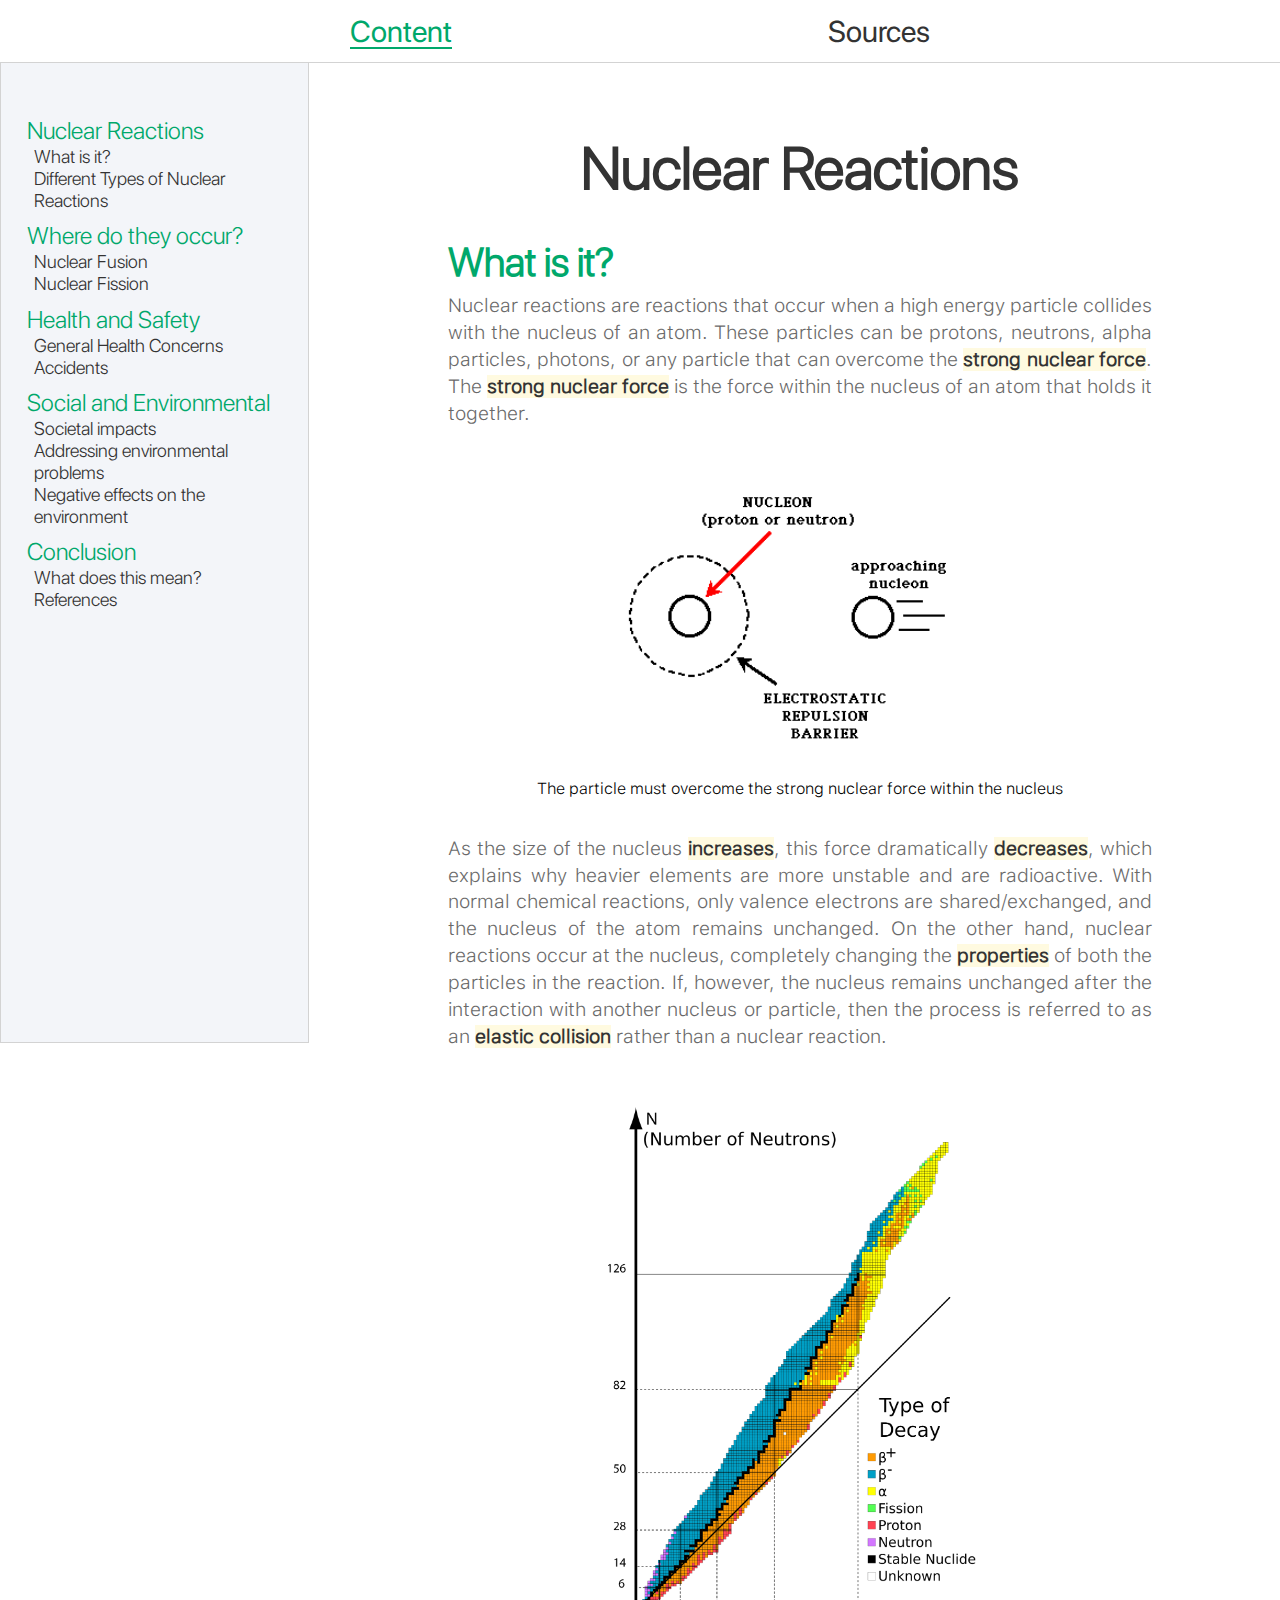
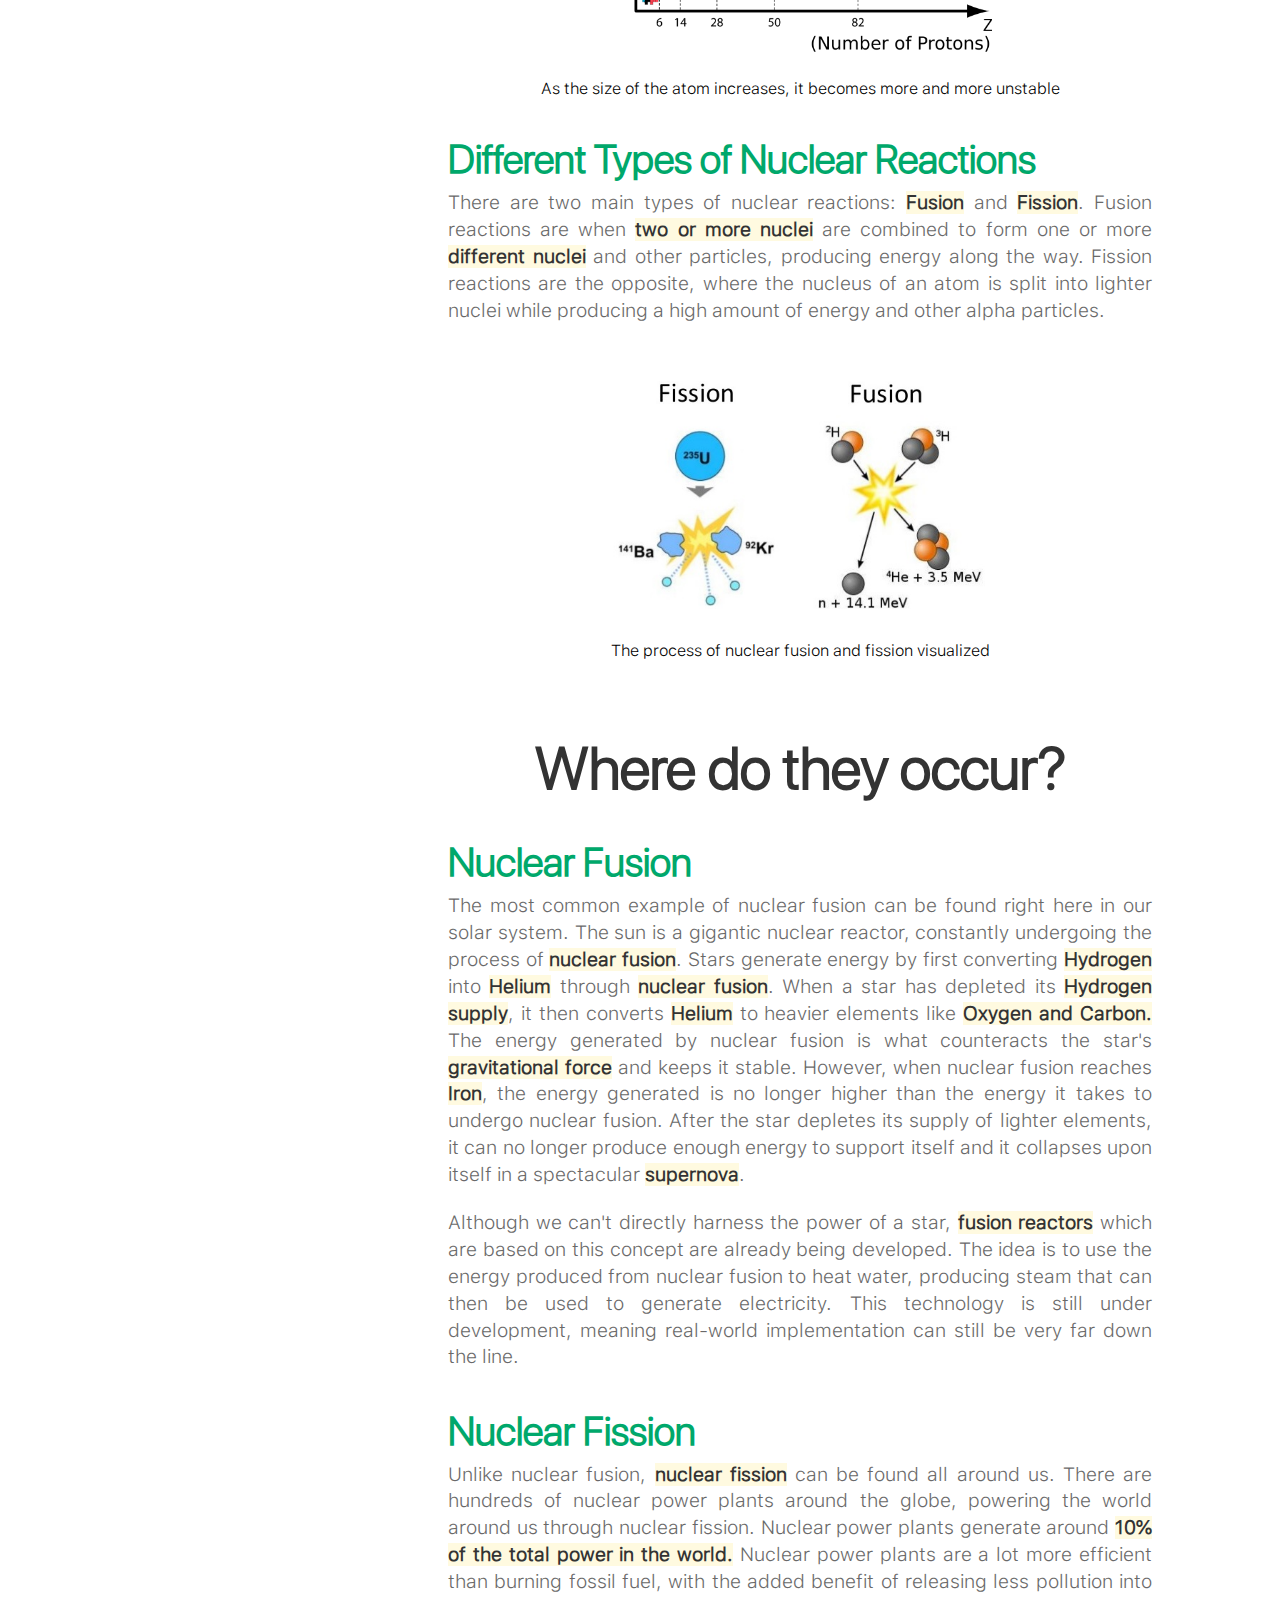
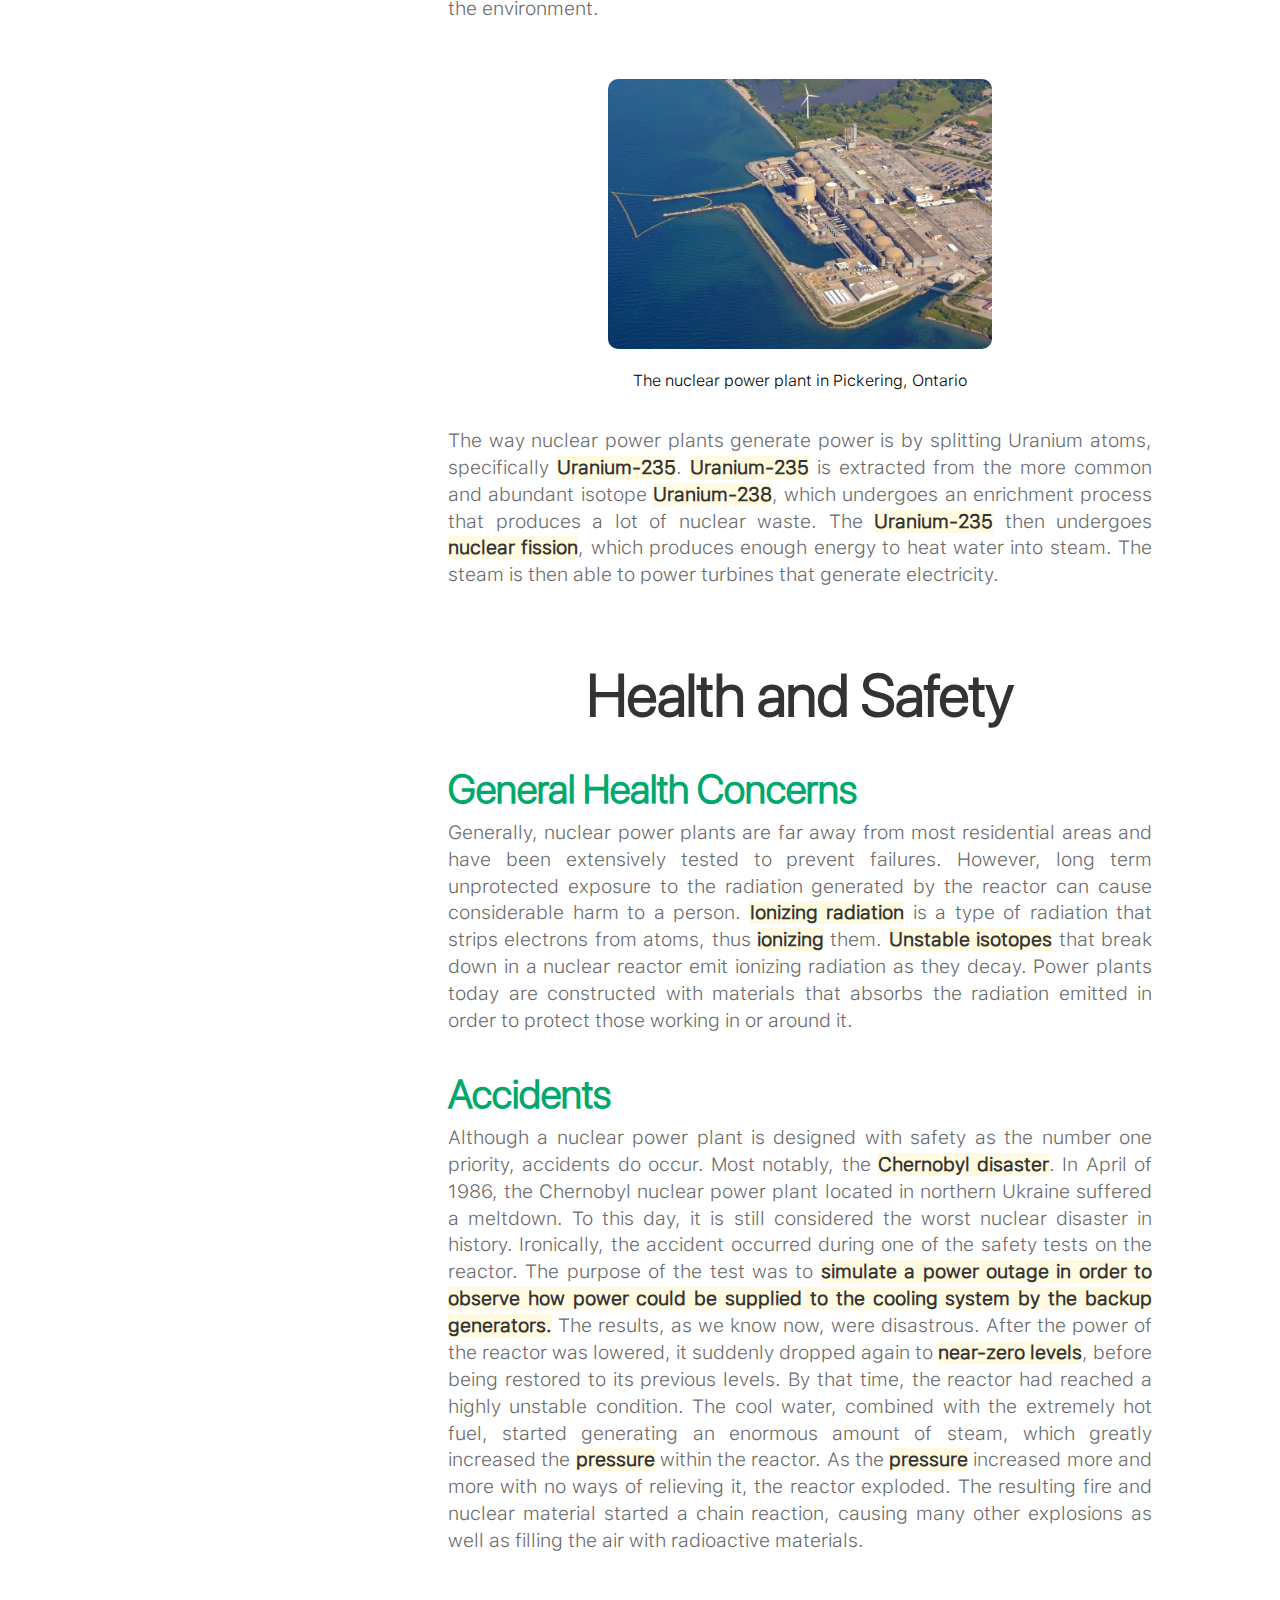
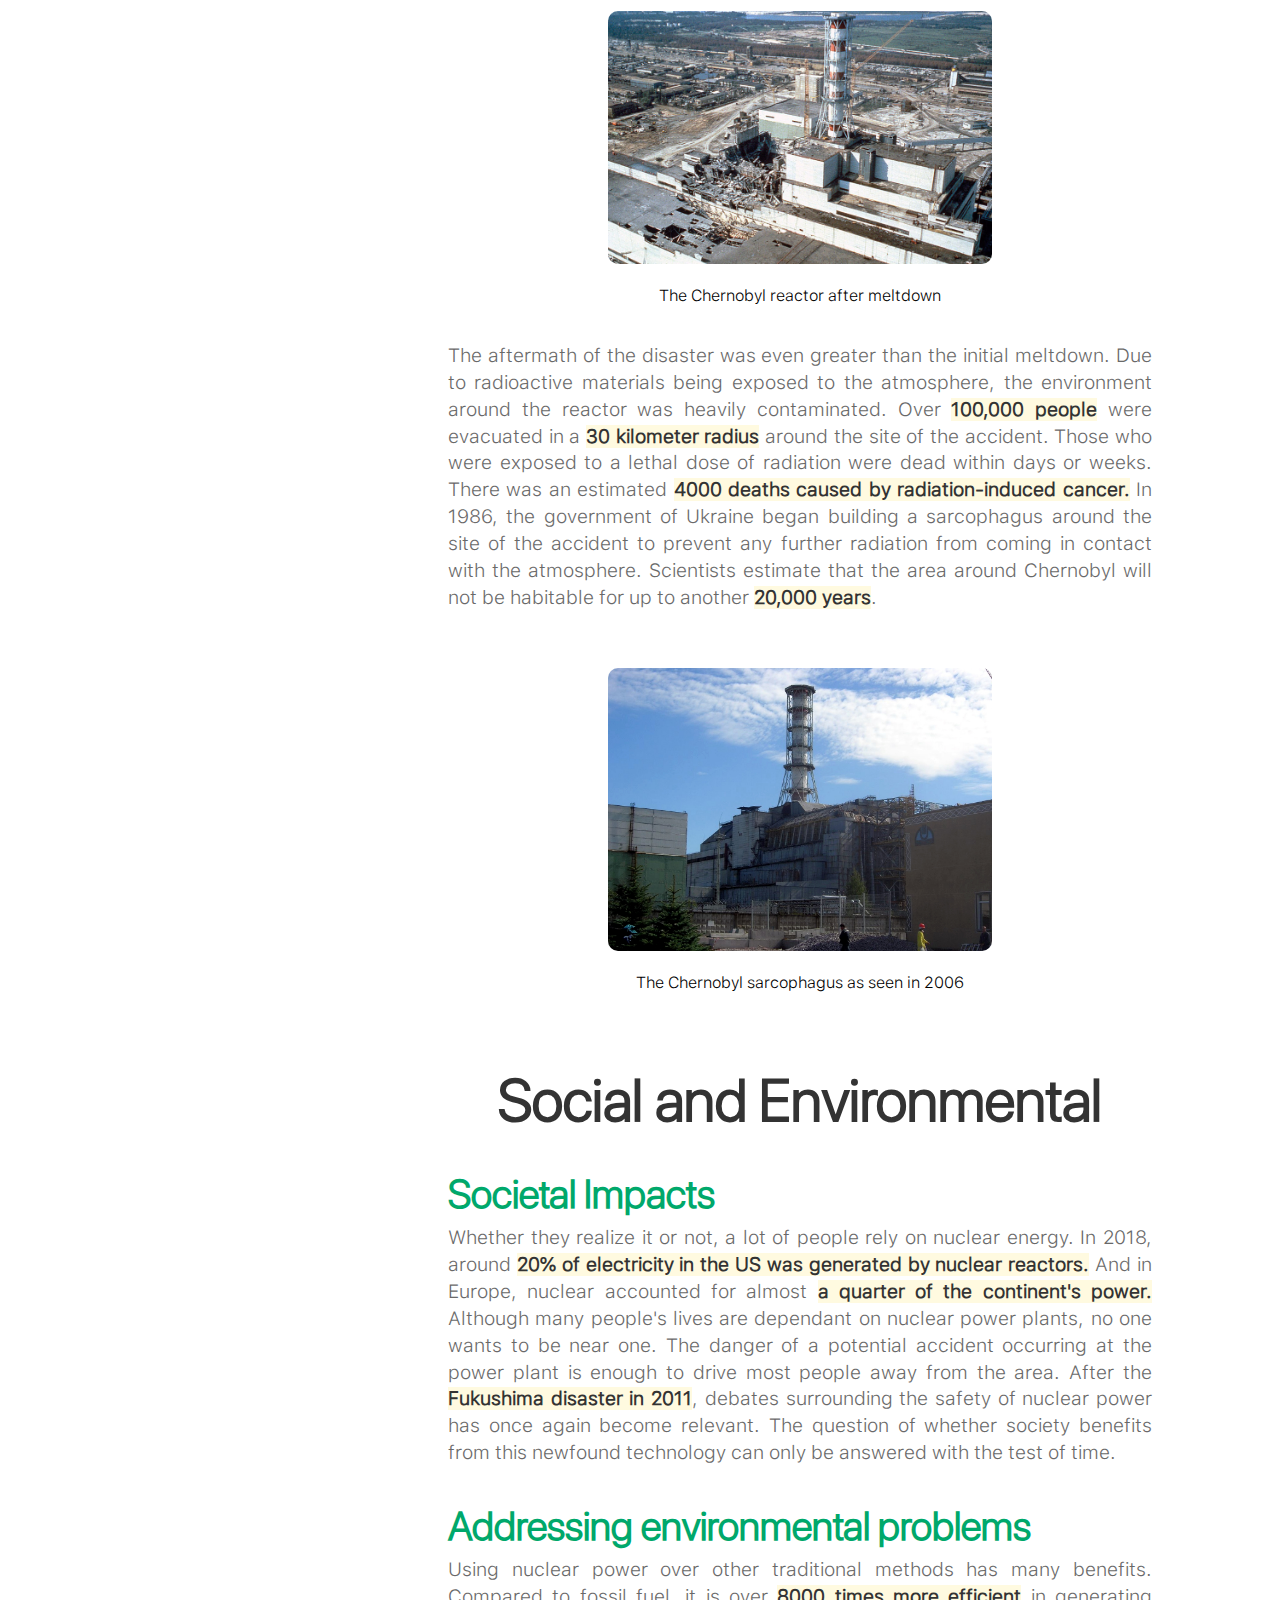
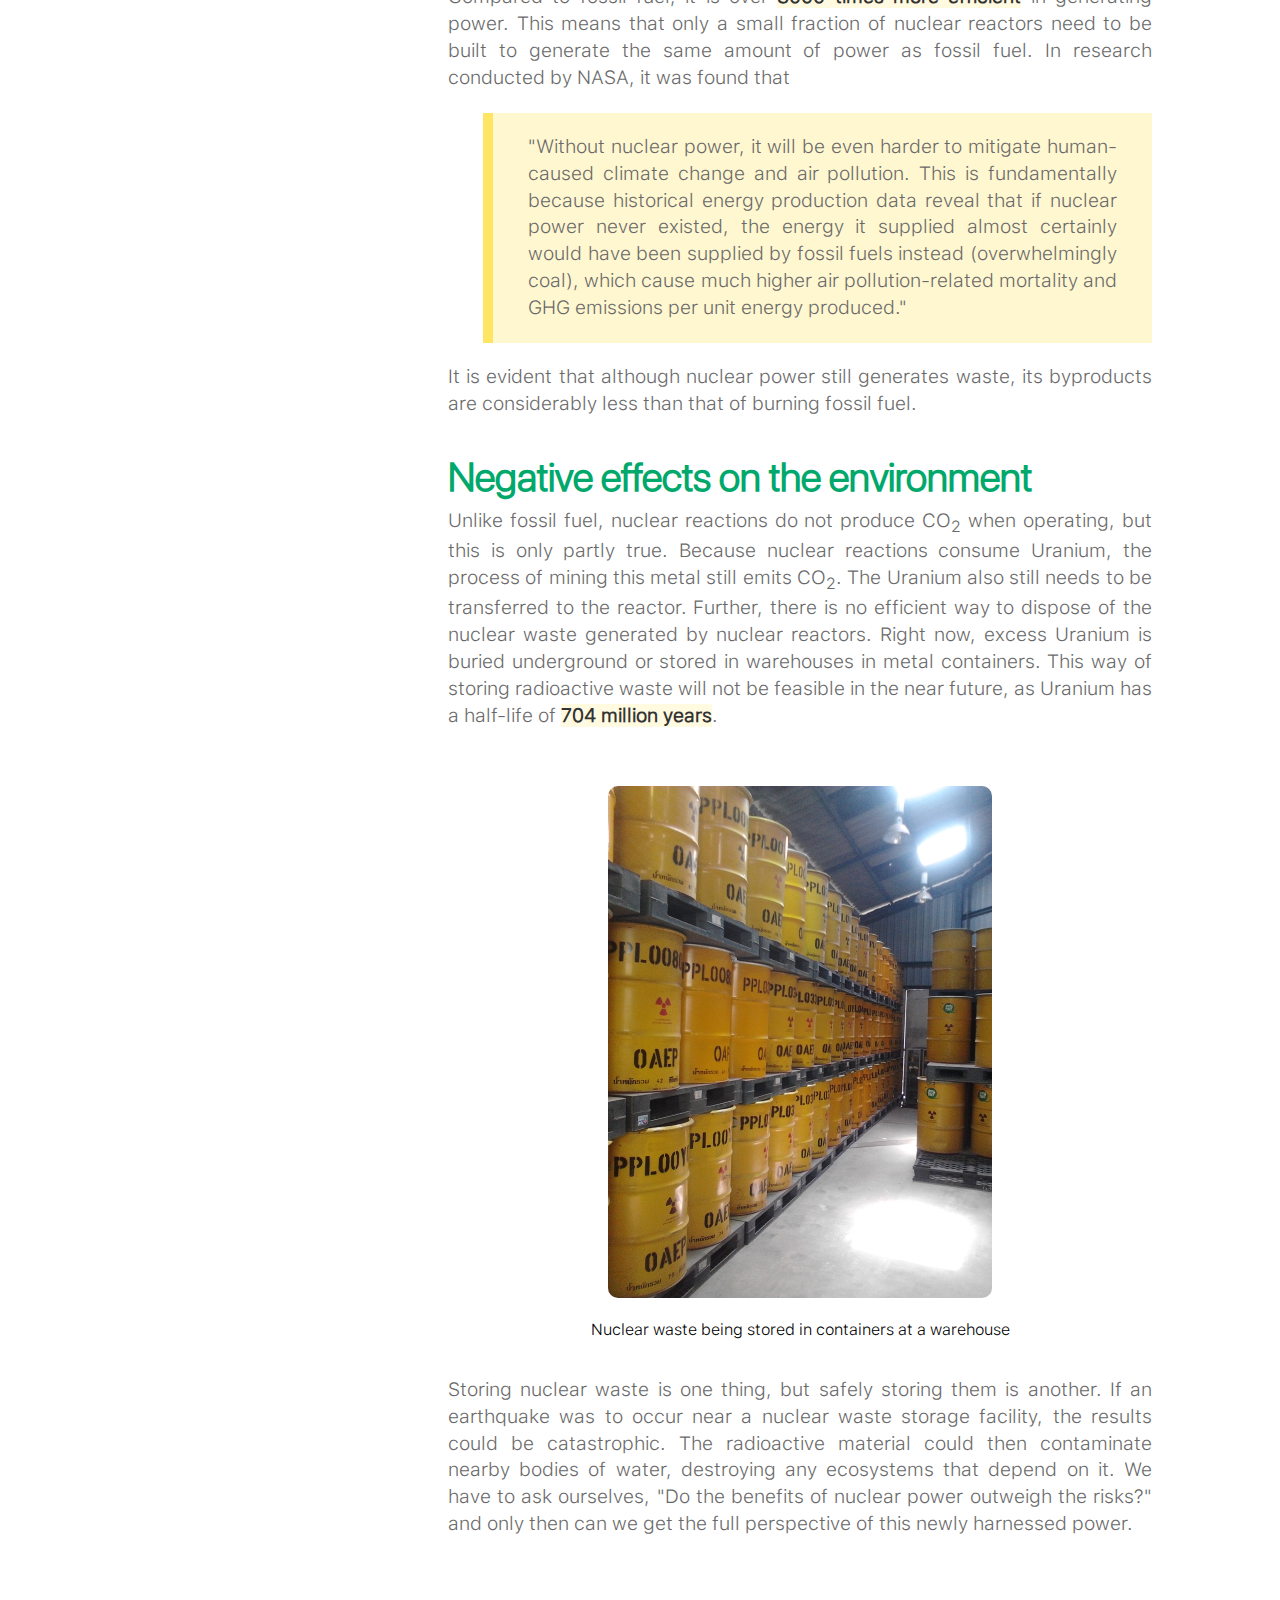
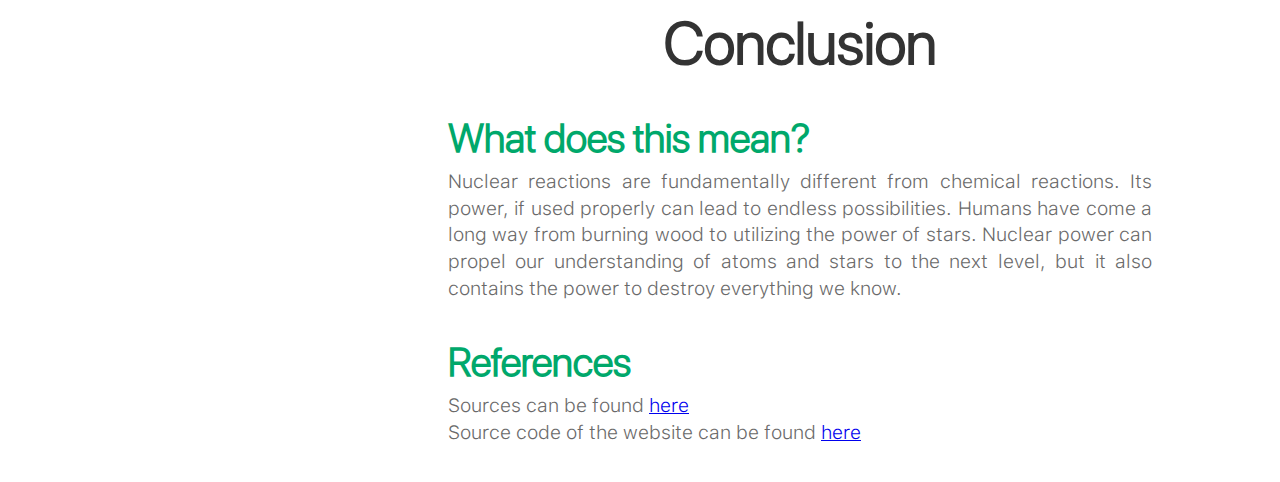
<file: index.html>
<html lang="en">
<head>
    <meta charset="UTF-8">
    <meta name="viewport" content="width=device-width, initial-scale=1.0">
    <meta http-equiv="X-UA-Compatible" content="ie=edge">
    <title>767571 | SCH3U0 Culminating</title>
    <link rel="stylesheet", type="text/css", href="css/global.css">
    <script src="https://ajax.googleapis.com/ajax/libs/jquery/3.4.1/jquery.min.js"></script>
    <script src="js/index.js"></script>
</head>
<body>
    <nav class="sticky">
        <ul>
            <li><a href="index.html" class="selected-tab">Content</a></li>
            <li><a href="sources.html" class="hover-underline-animation">Sources</a></li>
        </ul>
    </nav>
    <div class="flex-box">
        <div class="nav-menu">
            <ul>
                <li><a href="#nuclear-reactions" class="nuclear-reactions">Nuclear Reactions</a></li>
                <ul class="sublist">
                    <li><a href="#what-is-it" class="what-is-it">What is it?</a></li>
                    <li><a href="#types-of-reactions" class="types-of-reactions">Different Types of Nuclear Reactions</a></li>
                </ul>
                <li><a href="#where-do-they-occur" class="where-do-they-occur">Where do they occur?</a></li>
                <ul class="sublist">
                    <li><a href="#nuclear-fusion" class="nuclear-fusion">Nuclear Fusion</a></li>
                    <li><a href="#nuclear-fission" class="nuclear-fission">Nuclear Fission</a></li>
                </ul>
                <li><a href="#health-and-safety">Health and Safety</a></li> 
                <ul class="sublist">
                    <li><a href="#general-health-concerns">General Health Concerns</a></li>
                    <li><a href="#accidents">Accidents</a></li>
                </ul>
                <li><a href="#social-and-env">Social and Environmental</a></li>
                <ul class="sublist">
                    <li><a href="#societal-impacts">Societal impacts</a></li>
                    <li><a href="#env-problems">Addressing environmental problems</a></li>
                    <li><a href="#nuclear-env">Negative effects on the environment</a></li>
                </ul>
                <li><a href="#conclusion">Conclusion</a></li>
                <ul class="sublist">
                    <li><a href="#what-does-this-mean">What does this mean?</a></li>
                    <li><a href="#references">References</a></li>
                </ul>
            </ul>
        </div>
        <div class="content">
            <div class="sub-section">
                <h1 class="title" id="nuclear-reactions">Nuclear Reactions</h1>
                <h2 class="subtitle" id="what-is-it">What is it?</h2>
                <p>
                    Nuclear reactions are reactions that occur when a high energy particle collides with the nucleus of an atom. 
                    These particles can be protons, neutrons, alpha particles, photons, or any particle that 
                    can overcome the <b>strong nuclear force</b>. The <b>strong nuclear force</b> is the force within the nucleus of an atom 
                    that holds it together. 
                </p>
                <img src="images/strong nuclear force.gif" alt="Strong Nuclear Force">
                <p class="caption">The particle must overcome the strong nuclear force within the nucleus</p>
                <p>    
                    As the size of the nucleus <b>increases</b>, this force dramatically <b>decreases</b>, which explains 
                    why heavier elements are more unstable and are radioactive. With normal chemical reactions, only valence electrons 
                    are shared/exchanged, and the nucleus of the atom remains unchanged. On the other hand, nuclear reactions 
                    occur at the nucleus, completely changing the <b>properties</b> of both the particles in the reaction. If, however, the nucleus remains 
                    unchanged after the interaction with another nucleus or particle, then the process is referred to as an <b>elastic collision</b>
                    rather than a nuclear reaction.
                </p>
                <img src="images/nuclear decay.png" alt="Nuclear Decay">
                <p class="caption">As the size of the atom increases, it becomes more and more unstable</p>
            </div>
            <div class="sub-section">
                <h2 class="subtitle" id="types-of-reactions">Different Types of Nuclear Reactions</h2>
                <p>
                    There are two main types of nuclear reactions: <b>Fusion</b> and <b>Fission</b>. Fusion reactions are when <b>two or more nuclei</b> 
                    are combined to form one or more <b>different nuclei</b> and other particles, producing energy along the way. Fission reactions 
                    are the opposite, where the nucleus of an atom is split into lighter nuclei while producing a high amount of energy and other alpha particles.
                </p>
                <img src="images/fusion and fission.jpg" alt="Nuclear fusion and fission">
                <p class="caption">The process of nuclear fusion and fission visualized</p>
            </div>
            <div class="sub-section">
                <h1 class="title" id="where-do-they-occur">Where do they occur?</h1>
                <h2 class="subtitle" id="nuclear-fusion">Nuclear Fusion</h2>
                <p>
                    The most common example of nuclear fusion can be found right here in our solar system. The sun is a gigantic nuclear reactor, 
                    constantly undergoing the process of <b>nuclear fusion</b>. Stars generate energy by first converting <b>Hydrogen</b> into <b>Helium</b> through 
                    <b>nuclear fusion</b>. When a star has depleted its <b>Hydrogen supply</b>, it then converts <b>Helium</b> to heavier elements like <b>Oxygen and Carbon.</b> 
                    The energy generated by nuclear fusion is what counteracts the star's <b>gravitational force</b> and keeps it stable. However, when 
                    nuclear fusion reaches <b>Iron</b>, the energy generated is no longer higher than the energy it takes to undergo nuclear fusion. After 
                    the star depletes its supply of lighter elements, it can no longer produce enough energy to support itself and it collapses upon 
                    itself in a spectacular <b>supernova</b>.
                </p>
                <p>
                    Although we can't directly harness the power of a star, <b>fusion reactors</b> which are based on this concept are already being developed.
                    The idea is to use the energy produced from nuclear fusion to heat water, producing steam that can then be used to generate 
                    electricity. This technology is still under development, meaning real-world implementation can still be very far down the line.
                </p>
            </div>
            <div class="sub-section">
                <h2 class="subtitle" id="nuclear-fission">Nuclear Fission</h2>
                <p>
                    Unlike nuclear fusion, <b>nuclear fission</b> can be found all around us. There are hundreds of nuclear power plants around the globe, powering 
                    the world around us through nuclear fission. Nuclear power plants generate around <b>10% of the total power in the world.</b> Nuclear power plants 
                    are a lot more efficient than burning fossil fuel, with the added benefit of releasing less pollution into the environment.
                </p>
                <img src="images/nuclear power plant.jpg" alt="Nuclear Power Plant">
                <p class="caption">The nuclear power plant in Pickering, Ontario</p>
                <p>
                    The way nuclear power plants generate power is by splitting Uranium atoms, specifically <b>Uranium-235</b>. <b>Uranium-235</b> is extracted from 
                    the more common and abundant isotope <b>Uranium-238</b>, which undergoes an enrichment process that produces a lot of nuclear waste. The 
                    <b>Uranium-235</b> then undergoes <b>nuclear fission</b>, which produces enough energy to heat water into steam. The steam is then able to power 
                    turbines that generate electricity.
                </p>
            </div>
            <div class="sub-section">
                <h1 class="title" id="health-and-safety">Health and Safety</h1>
                <h2 class="subtitle" id="general-health-concerns">General Health Concerns</h2>
                <p>
                    Generally, nuclear power plants are far away from most residential areas and have been extensively tested to prevent failures. 
                    However, long term unprotected exposure to the radiation generated by the reactor can cause considerable harm to a person. <b>Ionizing radiation</b> 
                    is a type of radiation that strips electrons from atoms, thus <b>ionizing</b> them. <b>Unstable isotopes</b> that break down in a 
                    nuclear reactor emit ionizing radiation as they decay. Power plants today are constructed with materials that absorbs the radiation emitted in order 
                    to protect those working in or around it.
                </p>
            </div>
            <div class="sub-section">
                <h2 class="subtitle" id="accidents">Accidents</h2>
                <p>
                    Although a nuclear power plant is designed with safety as the number one priority, accidents do occur. Most notably, the <b>Chernobyl 
                    disaster</b>. In April of 1986, the Chernobyl nuclear power plant located in northern Ukraine suffered a meltdown. To this day, it is still 
                    considered the worst nuclear disaster in history. Ironically, the accident occurred during one of the safety tests on the reactor. The 
                    purpose of the test was to <b>simulate a power outage in order to observe how power could be supplied to the cooling system by the backup generators.</b> 
                    The results, as we know now, were disastrous. After the power of the reactor was lowered, it suddenly dropped again to <b>near-zero levels</b>, 
                    before being restored to its previous levels. By that time, the reactor had reached a highly unstable condition. The cool water, 
                    combined with the extremely hot fuel, started generating an enormous amount of steam, which greatly increased the <b>pressure</b> within the reactor. 
                    As the <b>pressure</b> increased more and more with no ways of relieving it, the reactor exploded. The resulting fire and nuclear material started 
                    a chain reaction, causing many other explosions as well as filling the air with radioactive materials.
                </p>
                <img src="images/chernobyl.jpg" alt="Chernobyl">
                <p class="caption">The Chernobyl reactor after meltdown</p>
                <p>
                    The aftermath of the disaster was even greater than the initial meltdown. Due to radioactive materials being exposed to the atmosphere, 
                    the environment around the reactor was heavily contaminated. Over <b>100,000 people</b> were evacuated in a <b>30 kilometer radius</b> around the site 
                    of the accident. Those who were exposed to a lethal dose of radiation were dead within days or weeks. There was an estimated <b>4000 deaths 
                    caused by radiation-induced cancer.</b> In 1986, the government of Ukraine began building a sarcophagus around the site of the accident to 
                    prevent any further radiation from coming in contact with the atmosphere. Scientists estimate that the area around Chernobyl will not be 
                    habitable for up to another <b>20,000 years</b>.
                </p>
                <img src="images/sarcophagus.jpg" alt="Chernobyl Sarcophagus">
                <p class="caption">The Chernobyl sarcophagus as seen in 2006</p>
            </div>
            <div class="sub-section">
                <h1 class="title" id="social-and-env">Social and Environmental</h1>
                <h2 class="subtitle" id="societal-impacts">Societal Impacts</h2>
                <p>
                    Whether they realize it or not, a lot of people rely on nuclear energy. In 2018, around <b>20% of electricity in the US was generated 
                    by nuclear reactors.</b> And in Europe, nuclear accounted for almost <b>a quarter of the continent's power.</b> Although many 
                    people's lives are dependant on nuclear power plants, no one wants to be near one. The danger of a potential accident occurring at 
                    the power plant is enough to drive most people away from the area. After the <b>Fukushima disaster in 2011</b>, debates 
                    surrounding the safety of nuclear power has once again become relevant. The question of whether society benefits from this newfound 
                    technology can only be answered with the test of time.
                </p>
            </div>
            <div class="sub-section">
                <h2 class="subtitle" id="env-problems">Addressing environmental problems</h2>
                <p>
                    Using nuclear power over other traditional methods has many benefits. Compared to fossil fuel, it is over <b>8000 times more efficient</b> 
                    in generating power. This means that only a small  fraction of nuclear reactors need to be built to generate the same amount of power as fossil fuel. 
                    In research conducted by NASA, it was found that 
                </p>
                <blockquote cite="https://climate.nasa.gov/news/903/coal-and-gas-are-far-more-harmful-than-nuclear-power/">
                    "Without nuclear power, it will be even harder to mitigate human-caused climate change and air pollution. This is fundamentally because historical 
                    energy production data reveal that if nuclear power never existed, the energy it supplied almost certainly would have been supplied by fossil fuels 
                    instead (overwhelmingly coal), which cause much higher air pollution-related mortality and GHG emissions per unit energy produced."
                </blockquote>
                <p>
                    It is evident that although nuclear power still generates waste, its byproducts are considerably less than that of burning fossil fuel.
                </p>
            </div>
            <div class="sub-section">
                <h2 class="subtitle" id="nuclear-env">Negative effects on the environment</h2>
                <p>
                    Unlike fossil fuel, nuclear reactions do not produce CO<sub>2</sub> when operating, but this is only partly true. Because nuclear reactions 
                    consume Uranium, the process of mining this metal still emits CO<sub>2</sub>. The Uranium also still needs to be 
                    transferred to the reactor. Further, there is no efficient way to dispose of the nuclear waste generated by nuclear reactors. 
                    Right now, excess Uranium is buried underground or stored in warehouses in metal containers. This way of storing radioactive waste will not be feasible in the near 
                    future, as Uranium has a half-life of <b>704 million years</b>.
                </p>
                <img src="images/waste containers.jpg" alt="Radioactive Waste Containers">
                <p class="caption">Nuclear waste being stored in containers at a warehouse</p>
                <p>
                    Storing nuclear waste is one thing, but safely storing them is another. If an earthquake was to occur near a nuclear waste storage facility, the 
                    results could be catastrophic. The radioactive material could then contaminate nearby bodies of water, destroying any ecosystems that depend 
                    on it. We have to ask ourselves, "Do the benefits of nuclear power outweigh the risks?" and only then can we get the full perspective of 
                    this newly harnessed power.
                </p>
            </div>
            <div class="sub-section">
                <h1 class="title" id="conclusion">Conclusion</h1>
                <h2 class="subtitle" id="what-does-this-mean">What does this mean?</h2>
                <p>
                    Nuclear reactions are fundamentally different from chemical reactions. Its power, if used properly can lead to endless possibilities. 
                    Humans have come a long way from burning wood to utilizing the power of stars. Nuclear power can propel our understanding 
                    of atoms and stars to the next level, but it also contains the power to destroy everything we know.
                </p>
            </div>
            <div class="sub-section">
                <h2 class="subtitle" id="references">References</h2>
                <p>
                    Sources can be found <a href="sources.html">here</a><br>
                    Source code of the website can be found <a href="https://github.com/RyanL123/SCH3U0-Culminating" target="_blank">here</a>
                </p>
            </div>
        </div>
    </div>
</body>
</html>
</file>
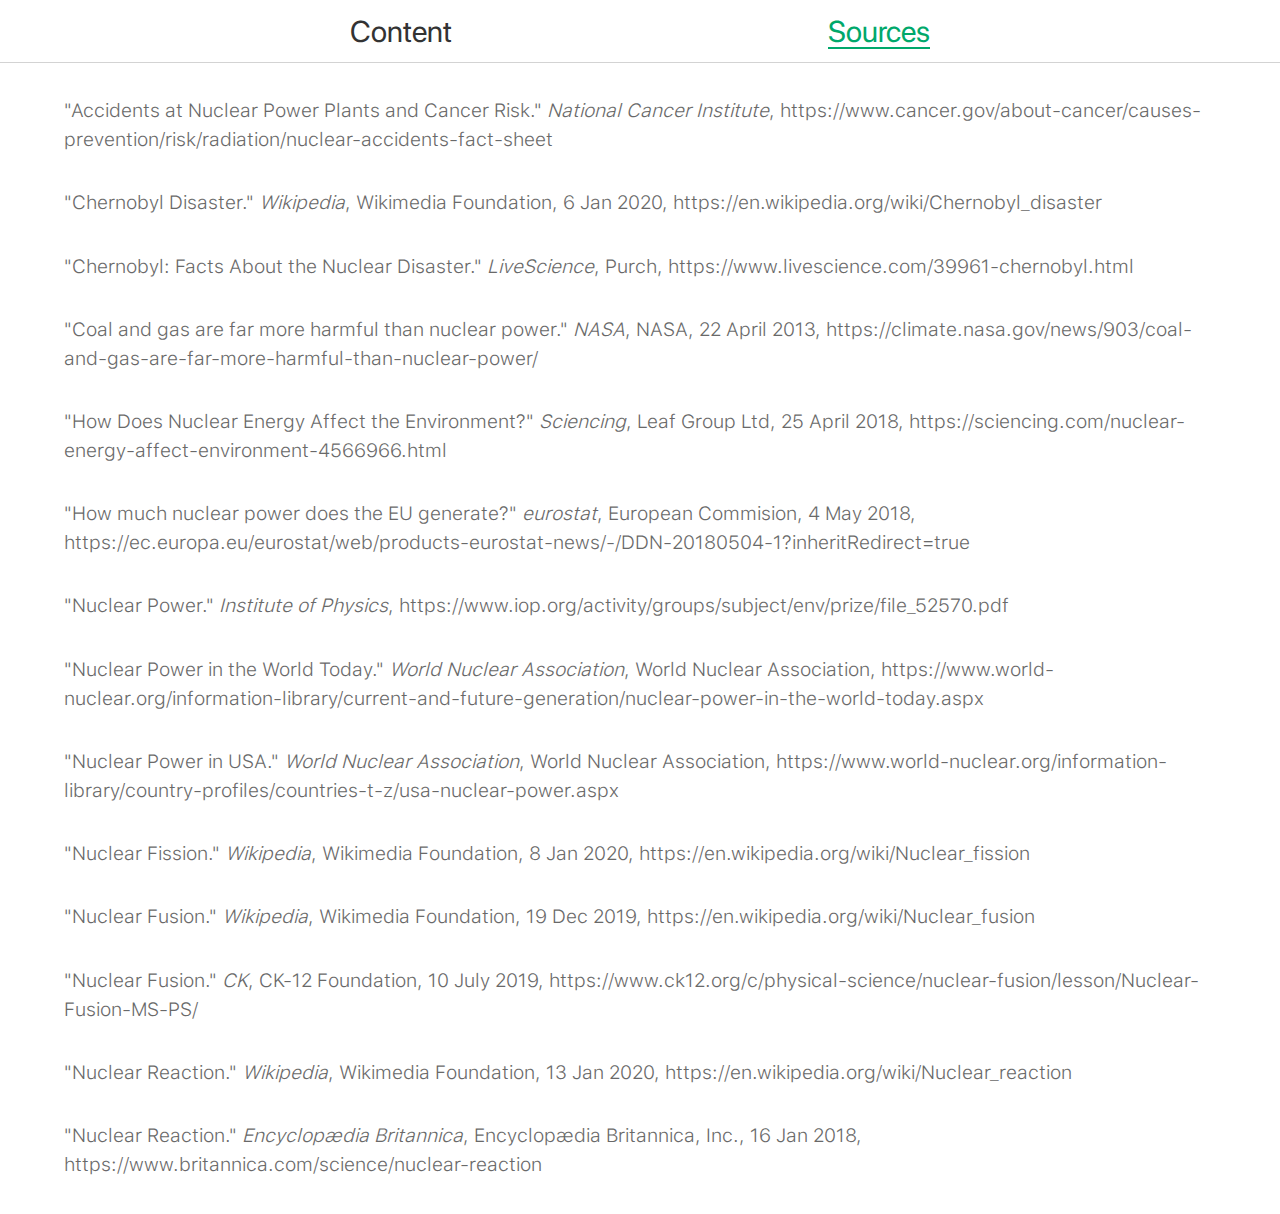
<file: sources.html>
<html lang="en">
<head>
    <meta charset="UTF-8">
    <meta name="viewport" content="width=device-width, initial-scale=1.0">
    <meta http-equiv="X-UA-Compatible" content="ie=edge">
    <title>767571 | SCH3U0 Culminating</title>
    <link rel="stylesheet", type="text/css", href="css/global.css">
</head>
<body>
    <nav>
        <ul>
            <li><a href="index.html" class="hover-underline-animation">Content</a></li>
            <li><a href="sources.html" class="selected-tab">Sources</a></li>
        </ul>
    </nav>
    <div class="citations">
        <p>
            "Accidents at Nuclear Power Plants and Cancer Risk." 
            <i>National Cancer Institute</i>, 
            <a href="https://www.cancer.gov/about-cancer/causes-prevention/risk/radiation/nuclear-accidents-fact-sheet" target="_blank">https://www.cancer.gov/about-cancer/causes-prevention/risk/radiation/nuclear-accidents-fact-sheet</a>
        </p>
        <p>
            "Chernobyl Disaster." 
            <i>Wikipedia</i>, 
            Wikimedia Foundation, 
            6 Jan 2020, 
            <a href="https://en.wikipedia.org/wiki/Chernobyl_disaster" target="_blank">https://en.wikipedia.org/wiki/Chernobyl_disaster</a>
        </p>
        <p>
            "Chernobyl: Facts About the Nuclear Disaster." 
            <i>LiveScience</i>, 
            Purch, 
            <a href="https://www.livescience.com/39961-chernobyl.html" target="_blank">https://www.livescience.com/39961-chernobyl.html</a>
        </p>
        <p>
            "Coal and gas are far more harmful than nuclear power." 
            <i>NASA</i>, 
            NASA, 
            22 April 2013,
            <a href="https://climate.nasa.gov/news/903/coal-and-gas-are-far-more-harmful-than-nuclear-power/" target="_blank">https://climate.nasa.gov/news/903/coal-and-gas-are-far-more-harmful-than-nuclear-power/</a>
        </p>
        <p>
            "How Does Nuclear Energy Affect the Environment?" 
            <i>Sciencing</i>, 
            Leaf Group Ltd, 
            25 April 2018, 
            <a href="https://sciencing.com/nuclear-energy-affect-environment-4566966.html" target="_blank">https://sciencing.com/nuclear-energy-affect-environment-4566966.html</a>
        </p>
        <p>
            "How much nuclear power does the EU generate?" 
            <i>eurostat</i>, 
            European Commision,
            4 May 2018, 
            <a href="https://ec.europa.eu/eurostat/web/products-eurostat-news/-/DDN-20180504-1?inheritRedirect=true" target="_blank">https://ec.europa.eu/eurostat/web/products-eurostat-news/-/DDN-20180504-1?inheritRedirect=true</a>
        </p>
        <p>
            "Nuclear Power." 
            <i>Institute of Physics</i>, 
            <a href="https://www.iop.org/activity/groups/subject/env/prize/file_52570.pdf" target="_blank">https://www.iop.org/activity/groups/subject/env/prize/file_52570.pdf</a>
        </p>
        <p>
            "Nuclear Power in the World Today."
            <i>World Nuclear Association</i>,
            World Nuclear Association, 
            <a href="https://www.world-nuclear.org/information-library/current-and-future-generation/nuclear-power-in-the-world-today.aspx" target=_blank>https://www.world-nuclear.org/information-library/current-and-future-generation/nuclear-power-in-the-world-today.aspx</a>
        </p>
        <p>
            "Nuclear Power in USA."
            <i>World Nuclear Association</i>,
            World Nuclear Association, 
            <a href="https://www.world-nuclear.org/information-library/country-profiles/countries-t-z/usa-nuclear-power.aspx" target=_blank>https://www.world-nuclear.org/information-library/country-profiles/countries-t-z/usa-nuclear-power.aspx</a>
        </p>
        <p>
            "Nuclear Fission." 
            <i>Wikipedia</i>, 
            Wikimedia Foundation, 
            8 Jan 2020, 
            <a href="https://en.wikipedia.org/wiki/Nuclear_fission" target="_blank">https://en.wikipedia.org/wiki/Nuclear_fission</a>
        </p>
        <p>
            "Nuclear Fusion."
            <i>Wikipedia</i>, 
            Wikimedia Foundation, 
            19 Dec 2019, 
            <a href="https://en.wikipedia.org/wiki/Nuclear_fusion" target="_blank">https://en.wikipedia.org/wiki/Nuclear_fusion</a>
        </p>
        <p>
            "Nuclear Fusion." 
            <i>CK</i>, 
            CK-12 Foundation, 
            10 July 2019, 
            <a href="https://www.ck12.org/c/physical-science/nuclear-fusion/lesson/Nuclear-Fusion-MS-PS/" target="_blank">https://www.ck12.org/c/physical-science/nuclear-fusion/lesson/Nuclear-Fusion-MS-PS/</a>
        </p>
        <p>
            "Nuclear Reaction." 
            <i>Wikipedia</i>, 
            Wikimedia Foundation, 
            13 Jan 2020, 
            <a href="https://en.wikipedia.org/wiki/Nuclear_reaction" target="_blank">https://en.wikipedia.org/wiki/Nuclear_reaction</a>
        </p>
        <p>
            "Nuclear Reaction."
            <i>Encyclopædia Britannica</i>, 
            Encyclopædia Britannica, Inc., 
            16 Jan 2018, 
            <a href="https://www.britannica.com/science/nuclear-reaction" target="_blank">https://www.britannica.com/science/nuclear-reaction</a>
        </p>
    </div>
</file>
<file: css/global.css>
* {
    margin: 0;
    padding: 0;
}

@font-face {
    src: url(../fonts/SF-Pro-Display-Bold.otf);
    font-family: SFBold;
}

@font-face {
    src: url(../fonts/SF-Pro-Display-Regular.otf);
    font-family: SFReg;
}

@font-face {
    src: url(../fonts/SF-Pro-Display-Light.otf);
    font-family: SFLight;
}

@font-face {
    src: url(../fonts/SF-Pro-Text-Light.otf);
    font-family: "SF Text Light";
}

@font-face {
    src: url(../fonts/SF-Pro-Text-Regular.otf);
    font-family: "SF Text Reg";
}


nav{
    text-align: left;
    display: flex;
    justify-content: space-between;
    align-items: center;
    z-index: 10;
    padding: 1% 0%;
    background-color: white;
    border-bottom: 1px lightgray solid;
    position: relative;
}

nav ul{
    width: 100%;
    list-style: none;
    display: flex;
    margin: 0;
    padding: 0;
    align-items: center;
    justify-content: space-evenly;
}

nav li {
    display: block;
    margin: 0% 2%;
    font-family: SFReg;
    font-size: 30px;
}

nav a {
    color: #333;
    text-decoration: none;
}

.hover-underline-animation {
    display: inline-block;
    position: relative;
}

.hover-underline-animation::after {
    content: '';
    position: absolute;
    width: 100%;
    transform: scaleX(0);
    height: 2px;
    bottom: 0;
    left: 0;
    background-color: #00A86B;
    transform-origin: bottom right;
    transition: transform 0.25s ease-out;
}

.hover-underline-animation:hover::after {
    transform: scaleX(1);
    transform-origin: bottom left;
}

.selected-tab {
    display: inline-block;
    position: relative;
    color: #00A86B;
}

.selected-tab::after {
    content: '';
    position: absolute;
    width: 100%;
    transform: scaleX(0);
    height: 2px;
    bottom: 0;
    left: 0;
    background-color: #00A86B;
    transform-origin: bottom right;
    transform: scaleX(1);
    transform-origin: bottom left;
}

.title {
    font-family: SFLight;
    font-size: 3.7rem;
    text-align: center;
    padding-top: 5%;
    margin-bottom: 5%;
    color: #333;
}

.subtitle {
    font-family: SFLight;
    font-size: 2.5rem;
    color: #00A86B;
    text-align: left;
    margin-bottom: -2%;
}

p {
    font-family: "SF Text Light";
    font-size: 1.2rem;
    text-align: justify;
    color: #696969;
    line-height: 1.4;
    margin: 3% 0%;
}

blockquote {
    border-left: 10px solid #ffe564;
    padding: 3% 5%;
    margin-left: 5%;
    font-family: "SF Text Light";
    font-size: 1.2rem;
    text-align: justify;
    color: #696969;
    line-height: 1.4;
    background: rgba(255,229,100,0.3);
}

.citations p {
    line-height: 1.5;
    text-align: left;
}

img {
    margin-top: 5%;
    width: 30vw;
    border-radius: 10px;
}

b {
    color: #333;
    background: rgba(255,229,100,0.2);
}

.caption {
    font-size: 1rem;
    text-align: center;
    margin-bottom: 5%;
    color: black;
}

.sub-section {
    margin: 5% 0%;
    text-align: center;
}

.nav-menu {
    width: 20vw;
    height: 100%;
    position: fixed;
    top: 0;
    font-family: SFLight;
    font-size: 1.5rem;
    padding: 2%;
    padding-top: 9%;
    border: 1px lightgrey solid;
    background-color: #f3f5f9;
}

.nav-menu ul {
    list-style: none;
}

.nav-menu a {
    color: #333;
    text-decoration: none;
    color: #00A86B;
    -webkit-transition: color 200ms linear;
    -ms-transition: color 200ms linear;
    transition: color 200ms linear;
}

.nav-menu a:hover {
    color: lightgreen;
    -webkit-transition: color 200ms linear;
    -ms-transition: color 200ms linear;
    transition: color 200ms linear;
}

.sublist {
    padding-left: 3%;
    padding-bottom: 4%;
    font-size: 1.15rem;
}

.sublist a {
    color: #333;
    -webkit-transition: color 200ms linear;
    -ms-transition: color 200ms linear;
    transition: color 200ms linear;
}

.sublist a:hover {
    color: gray;
    -webkit-transition: color 200ms linear;
    -ms-transition: color 200ms linear;
    transition: color 200ms linear;
}

.content {
    width: 75%;
    margin-right: 10vw;
    margin-left: 35vw;
}

.flex-box {
    display: flex;
}

.citations {
    margin: 0% 5vw;
}

.citations a {
    text-decoration: none;
    color: #696969;
    -webkit-transition: color 200ms linear;
    -ms-transition: color 200ms linear;
    transition: color 200ms linear;
}

.citations a:hover{
    color: #00A86B;
    -webkit-transition: color 200ms linear;
    -ms-transition: color 200ms linear;
    transition: color 200ms linear;
}

@media screen and (max-width: 800px){
    .content {
        margin: 0%;
    }
    .flex-box {
        justify-content: center;
    }
    .sub-section {
        margin: 5% 10%;
    }
    .nav-menu {
        display: none;
    }
}
</file>
